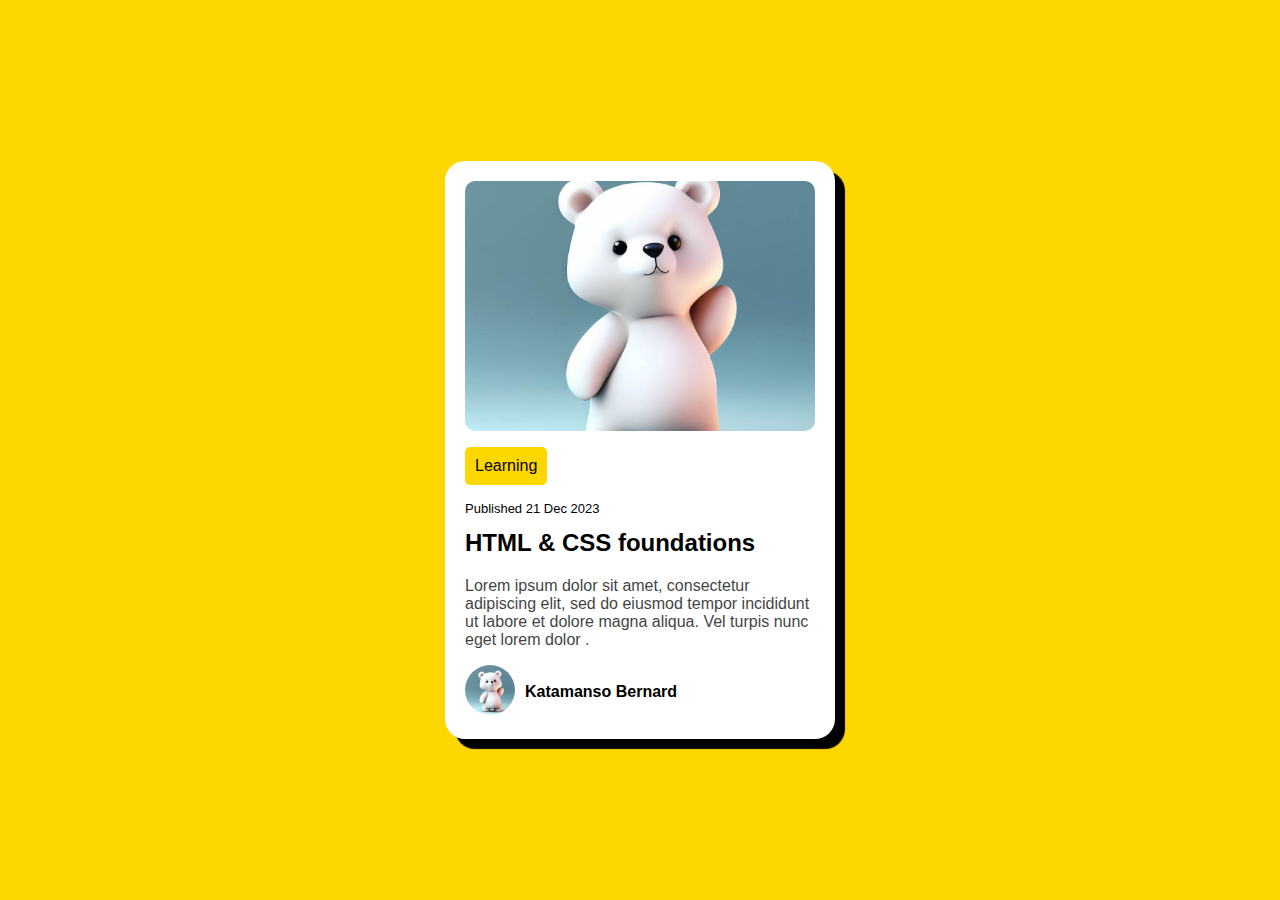
<file: index.html>
<!DOCTYPE html>
<html lang="en">
<head>
    <meta charset="UTF-8">
    <meta name="viewport" content="width=device-width, initial-scale=1.0">
    <title>Document</title>
    <link rel="stylesheet" href="styles.css">
    <script src="./script.js"></script>
</head>
<body style="font-family: 'Segoe UI', Tahoma, Geneva, Verdana, sans-serif;display:flex;align-items:center;justify-content:center;"">
    <div style="width:35%;background-color:white;border-radius:20px;padding:20px;display:flex;flex-direction:column;box-shadow:10px 10px 1px;max-width:350px;min-width:200px;height:max-content" >
        <div>
            <div style="width:100%;flex-grow:1;display:flex;justify-content:center">
                <img src="./Bunny.png" style="object-fit:cover;border-radius:10px;max-height:250px"  alt="" width="100%" height="100%">
            </div>
        </div>
        <div style="margin-bottom:-20px;">
            <div style="background-color:gold;width:fit-content;border-radius:5px">
                <p style="padding: 10px 10px 10px 10px;font-weight:500">Learning</p>
            </div>
            <p style="font-size:small;">Published 21 Dec 2023</p>
        </div>
        <div>
            <h2>HTML & CSS foundations</h2>
            <p style="opacity:75%;display:flex;flex-wrap:wrap;">Lorem ipsum dolor sit amet, consectetur adipiscing elit, sed do eiusmod tempor incididunt ut labore et dolore magna aliqua. Vel turpis nunc eget lorem dolor . </p>
        </div>
        <div style="display:flex;flex-direction:row;align-items:center;">
            <div>
                <img src="./Bunny.png" alt="" width="50px" height="50px" style="border-radius: 100%;margin-right:10px;">
            </div>
            <div>
                <p style="font-weight: 700;">Katamanso Bernard</p>
            </div>
        </div>
    </div>
</body>
</html>
</file>
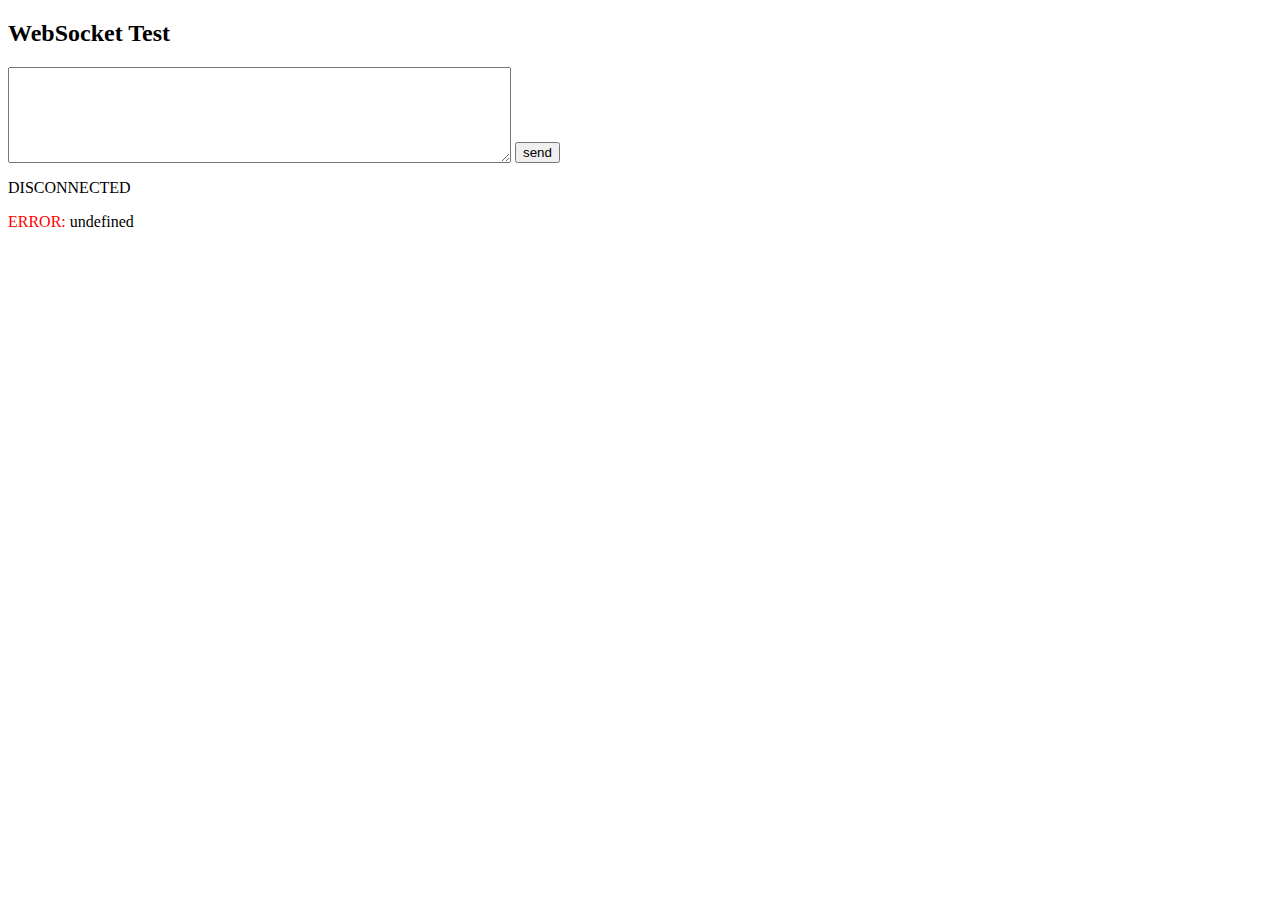
<file: index2.html>
<!doctype html>
<html lang="en">
  <style>
    textarea {
      vertical-align: bottom;
    }
    #output {
      overflow: auto;
    }
    #output > p {
      overflow-wrap: break-word;
    }
    #output span {
      color: blue;
    }
    #output span.error {
      color: red;
    }
  </style>
  <body>
    <h2>WebSocket Test</h2>
    <textarea cols="60" rows="6"></textarea>
    <button>send</button>
    <div id="output"></div>
  </body>
  <script>
    // http://www.websocket.org/echo.html
    const button = document.querySelector("button");
    const output = document.querySelector("#output");
    const textarea = document.querySelector("textarea");
    const wsUri = "ws://127.0.0.1/";
    const websocket = new WebSocket(wsUri);

    button.addEventListener("click", onClickButton);

    websocket.onopen = (e) => {
      writeToScreen("CONNECTED");
      doSend("WebSocket rocks");
    };

    websocket.onclose = (e) => {
      writeToScreen("DISCONNECTED");
    };

    websocket.onmessage = (e) => {
      writeToScreen(`<span>RESPONSE: ${e.data}</span>`);
    };

    websocket.onerror = (e) => {
      writeToScreen(`<span class="error">ERROR:</span> ${e.data}`);
    };

    function doSend(message) {
      writeToScreen(`SENT: ${message}`);
      websocket.send(message);
    }

    function writeToScreen(message) {
      output.insertAdjacentHTML("afterbegin", `<p>${message}</p>`);
    }

    function onClickButton() {
      const text = textarea.value;

      text && doSend(text);
      textarea.value = "";
      textarea.focus();
    }
  </script>
</html>
</file>
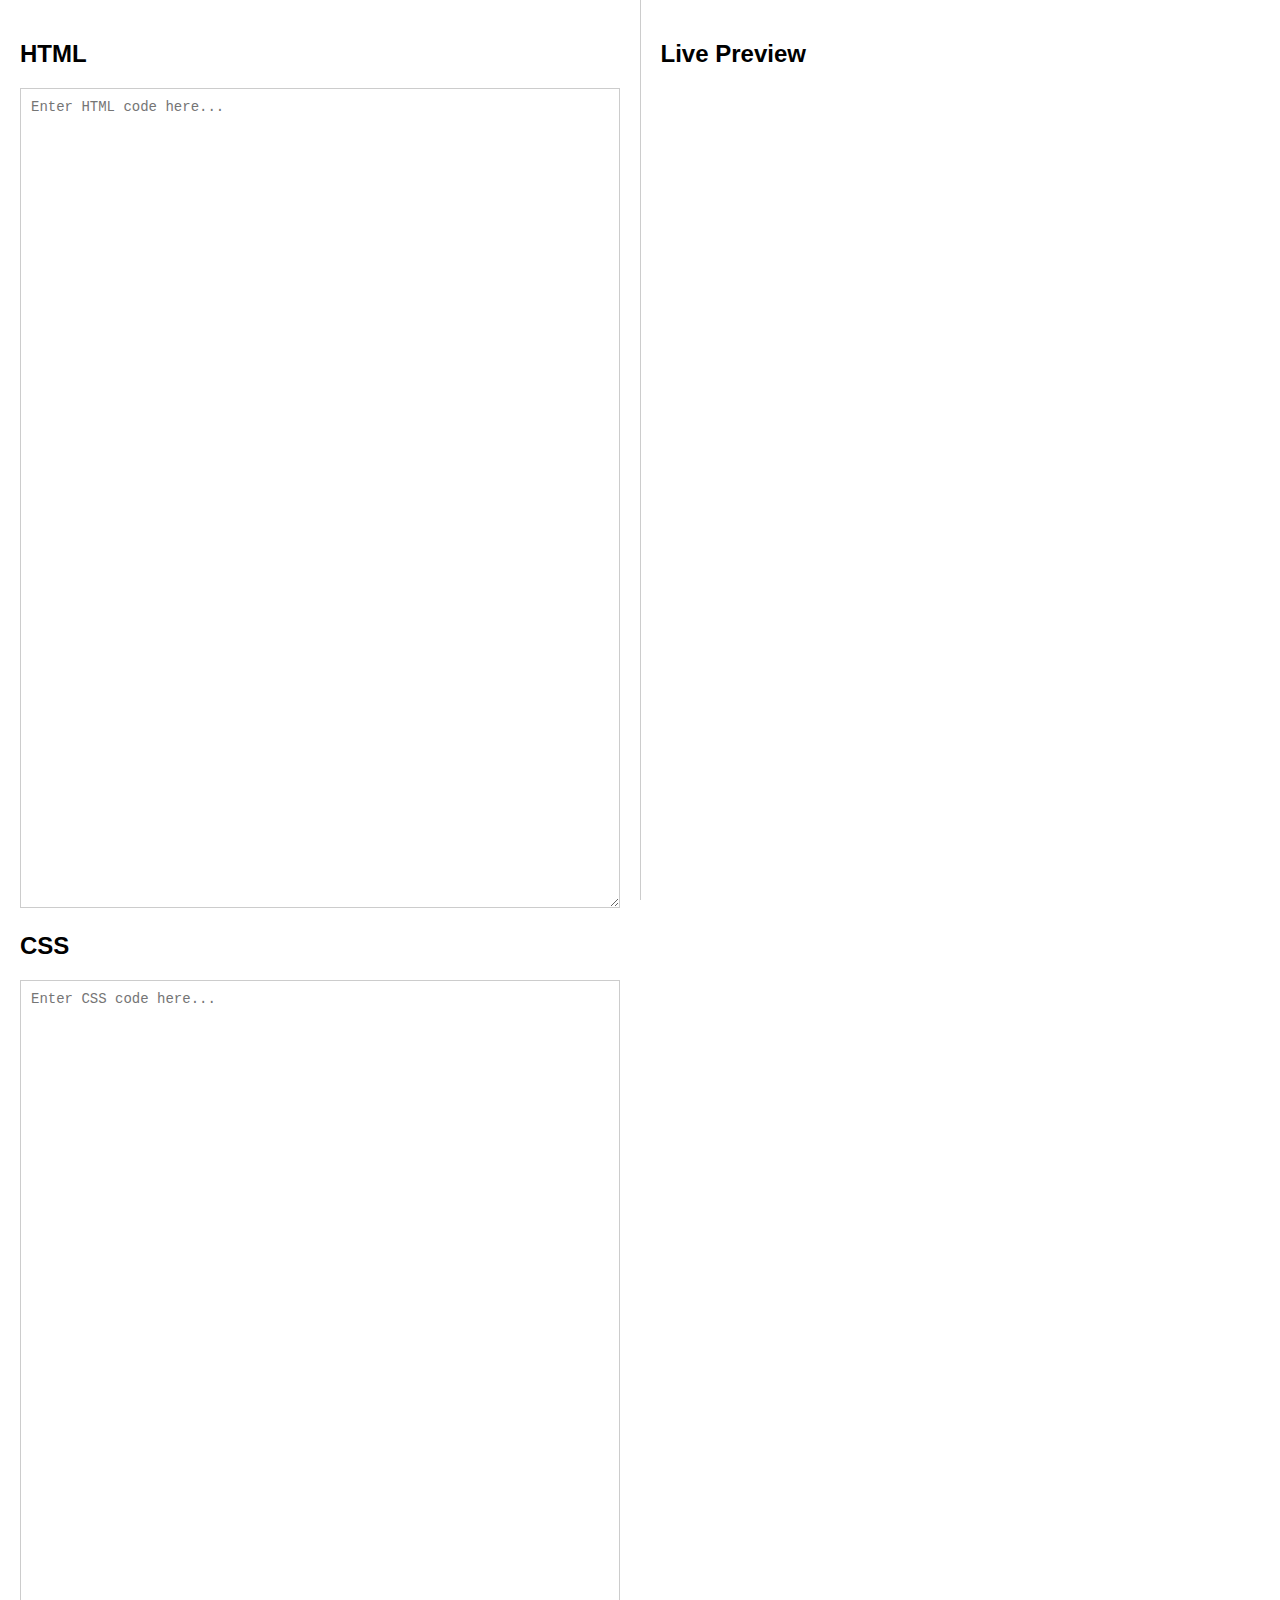
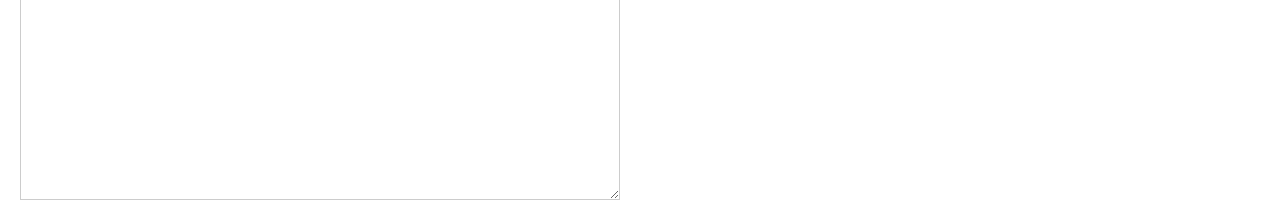
<file: software.html>
<!DOCTYPE html>
<html lang="en">
<head>
<meta charset="UTF-8">
<meta name="viewport" content="width=device-width, initial-scale=1.0">
<title>CSS Display & Positioning Learning Tool</title>
<style>
    body {
        font-family: Arial, sans-serif;
        margin: 0;
        padding: 0;
    }
    .container {
        display: flex;
        height: 100vh;
    }
    .code-editor {
        flex: 1;
        padding: 20px;
        border-right: 1px solid #ccc;
    }
    .live-preview {
        flex: 1;
        padding: 20px;
    }
    textarea {
        width: 100%;
        height: calc(100% - 40px);
        border: 1px solid #ccc;
        padding: 10px;
        box-sizing: border-box;
        font-size: 14px;
    }
    iframe {
        width: 100%;
        height: 100%;
        border: none;
    }
</style>
</head>
<body>
<div class="container">
    <div class="code-editor">
        <h2>HTML</h2>
        <textarea id="html-editor" placeholder="Enter HTML code here..."></textarea>
        <h2>CSS</h2>
        <textarea id="css-editor" placeholder="Enter CSS code here..."></textarea>
    </div>
    <div class="live-preview">
        <h2>Live Preview</h2>
        <iframe id="preview"></iframe>
    </div>
</div>

<script>
    const htmlEditor = document.getElementById('html-editor');
    const cssEditor = document.getElementById('css-editor');
    const previewFrame = document.getElementById('preview');

    function updatePreview() {
        const htmlCode = htmlEditor.value;
        const cssCode = `<style>${cssEditor.value}</style>`;
        const previewDoc = previewFrame.contentDocument || previewFrame.contentWindow.document;
        previewDoc.body.innerHTML = htmlCode + cssCode;
    }

    htmlEditor.addEventListener('input', updatePreview);
    cssEditor.addEventListener('input', updatePreview);

    // Initial update
    updatePreview();
</script>
</body>
</html>
</file>
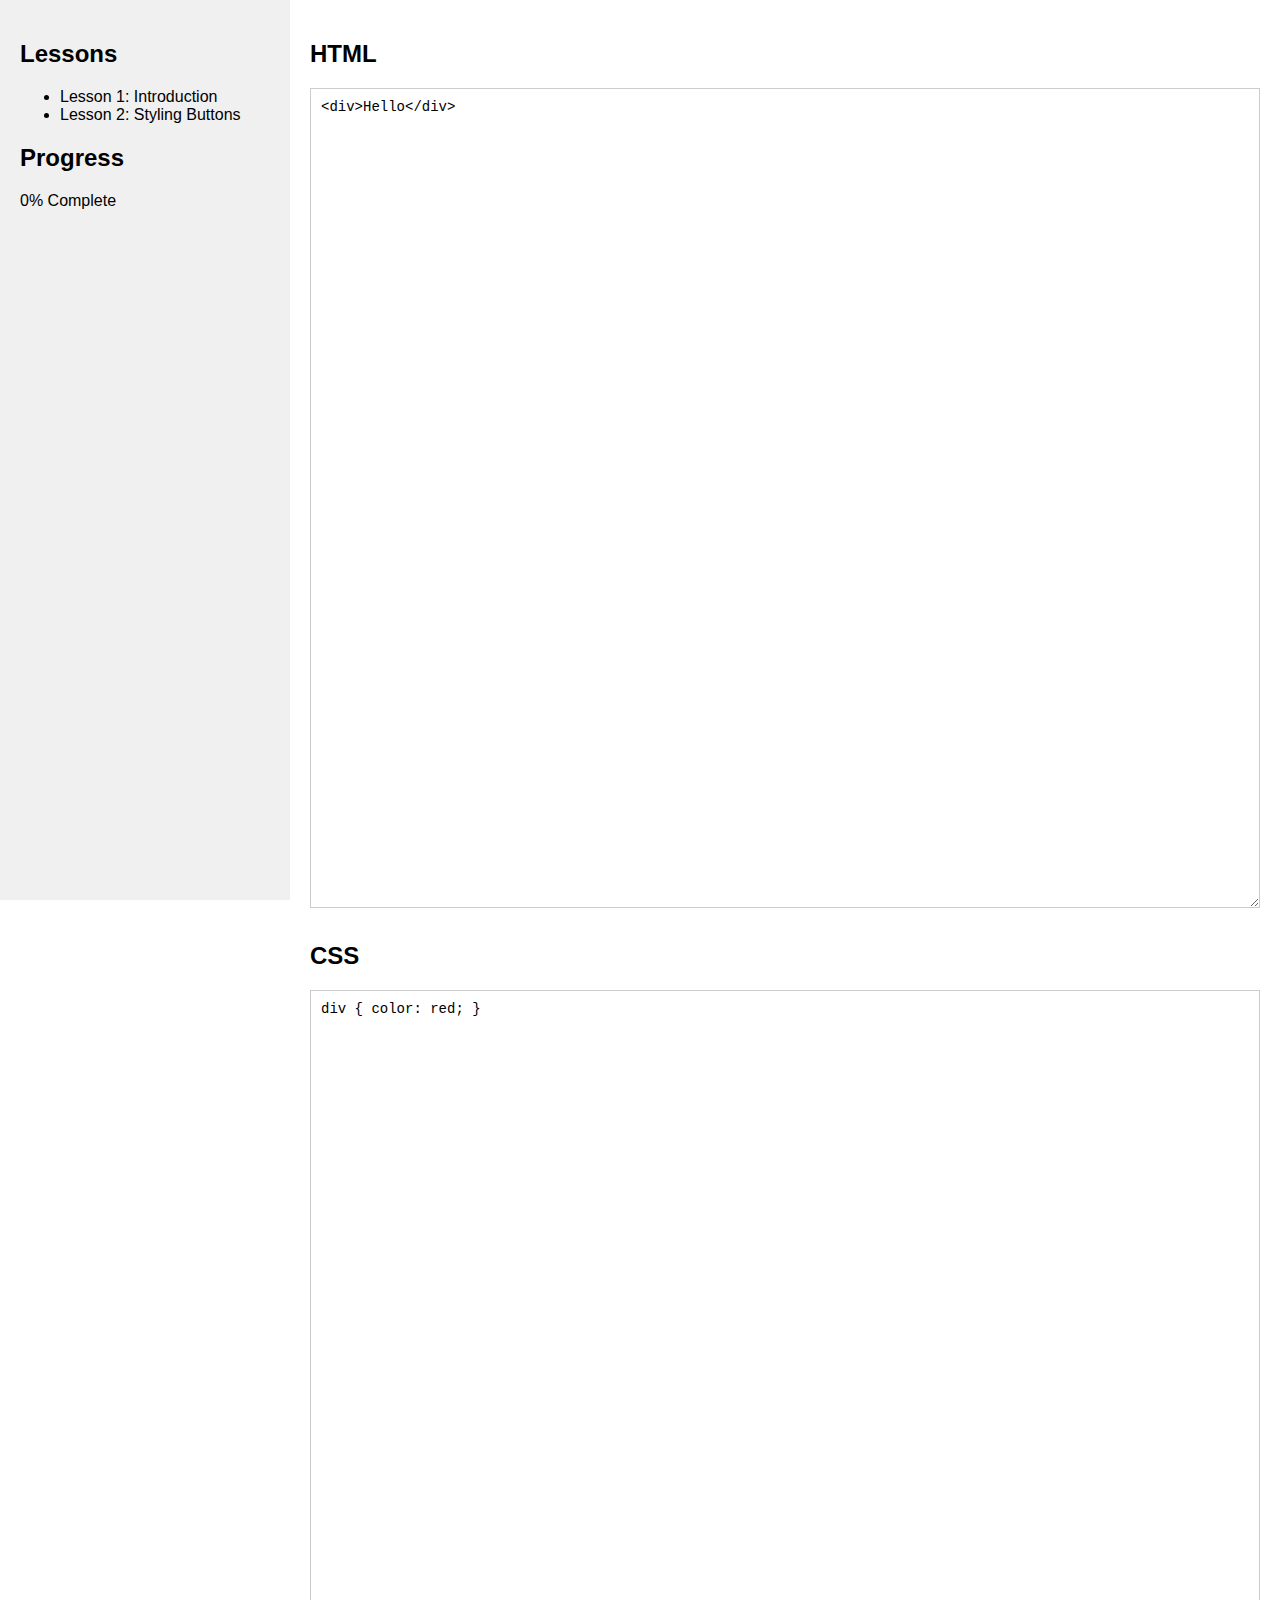
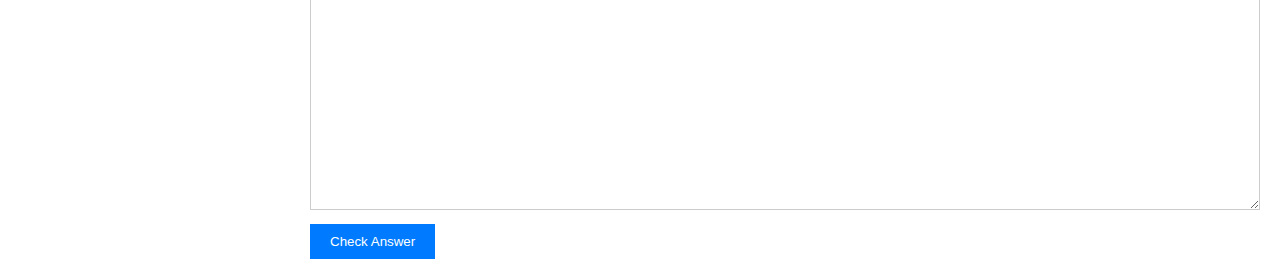
<file: software2.html>
<!DOCTYPE html>
<html lang="en">
<head>
<meta charset="UTF-8">
<meta name="viewport" content="width=device-width, initial-scale=1.0">
<title>CSS Display & Positioning Learning Tool</title>
<style>
    body {
        font-family: Arial, sans-serif;
        margin: 0;
        padding: 0;
    }
    .container {
        display: flex;
        height: 100vh;
    }
    .sidebar {
        width: 250px;
        background-color: #f0f0f0;
        padding: 20px;
    }
    .content {
        flex: 1;
        padding: 20px;
    }
    textarea {
        width: 100%;
        height: calc(100% - 40px);
        border: 1px solid #ccc;
        padding: 10px;
        box-sizing: border-box;
        font-size: 14px;
        margin-bottom: 10px;
    }
    button {
        padding: 10px 20px;
        background-color: #007bff;
        color: #fff;
        border: none;
        cursor: pointer;
    }
    button:hover {
        background-color: #0056b3;
    }
    iframe {
        width: 100%;
        height: 100%;
        border: none;
    }
</style>
</head>
<body>
<div class="container">
    <div class="sidebar">
        <h2>Lessons</h2>
        <ul id="lesson-list">
            <li data-html="<div>Hello</div>" data-css="div { color: red; }">Lesson 1: Introduction</li>
            <li data-html="<button>Click me</button>" data-css="button { background-color: green; color: white; }">Lesson 2: Styling Buttons</li>
        </ul>
        <h2>Progress</h2>
        <p id="progress">0% Complete</p>
    </div>
    <div class="content">
        <h2>HTML</h2>
        <textarea id="html-editor" placeholder="Enter HTML code here..."></textarea>
        <h2>CSS</h2>
        <textarea id="css-editor" placeholder="Enter CSS code here..."></textarea>
        <button id="check-answer">Check Answer</button>
        <div id="feedback"></div>
    </div>
</div>

<script>
    const htmlEditor = document.getElementById('html-editor');
    const cssEditor = document.getElementById('css-editor');
    const lessonList = document.getElementById('lesson-list');
    const progressText = document.getElementById('progress');
    const checkButton = document.getElementById('check-answer');
    const feedbackDiv = document.getElementById('feedback');

    let currentLesson = 0;
    let lessonsCompleted = 0;

    function updateProgress() {
        const percentage = Math.round((lessonsCompleted / lessonList.children.length) * 100);
        progressText.textContent = `${percentage}% Complete`;
    }

    function loadLesson(index) {
        const lesson = lessonList.children[index];
        htmlEditor.value = lesson.dataset.html;
        cssEditor.value = lesson.dataset.css;
    }

    function checkAnswer() {
        const expectedHTML = lessonList.children[currentLesson].dataset.html;
        const expectedCSS = lessonList.children[currentLesson].dataset.css;

        if (htmlEditor.value.trim() === expectedHTML.trim() && cssEditor.value.trim() === expectedCSS.trim()) {
            feedbackDiv.textContent = "Correct! Well done!";
            lessonsCompleted++;
            updateProgress();
        } else {
            feedbackDiv.textContent = "Incorrect. Please try again.";
        }
    }

    lessonList.addEventListener('click', (event) => {
        const index = Array.from(lessonList.children).indexOf(event.target);
        if (index !== -1) {
            currentLesson = index;
            loadLesson(currentLesson);
            feedbackDiv.textContent = "";
        }
    });

    checkButton.addEventListener('click', checkAnswer);

    // Initial setup
    updateProgress();
    loadLesson(currentLesson);
</script>
</body>
</html>
</file>
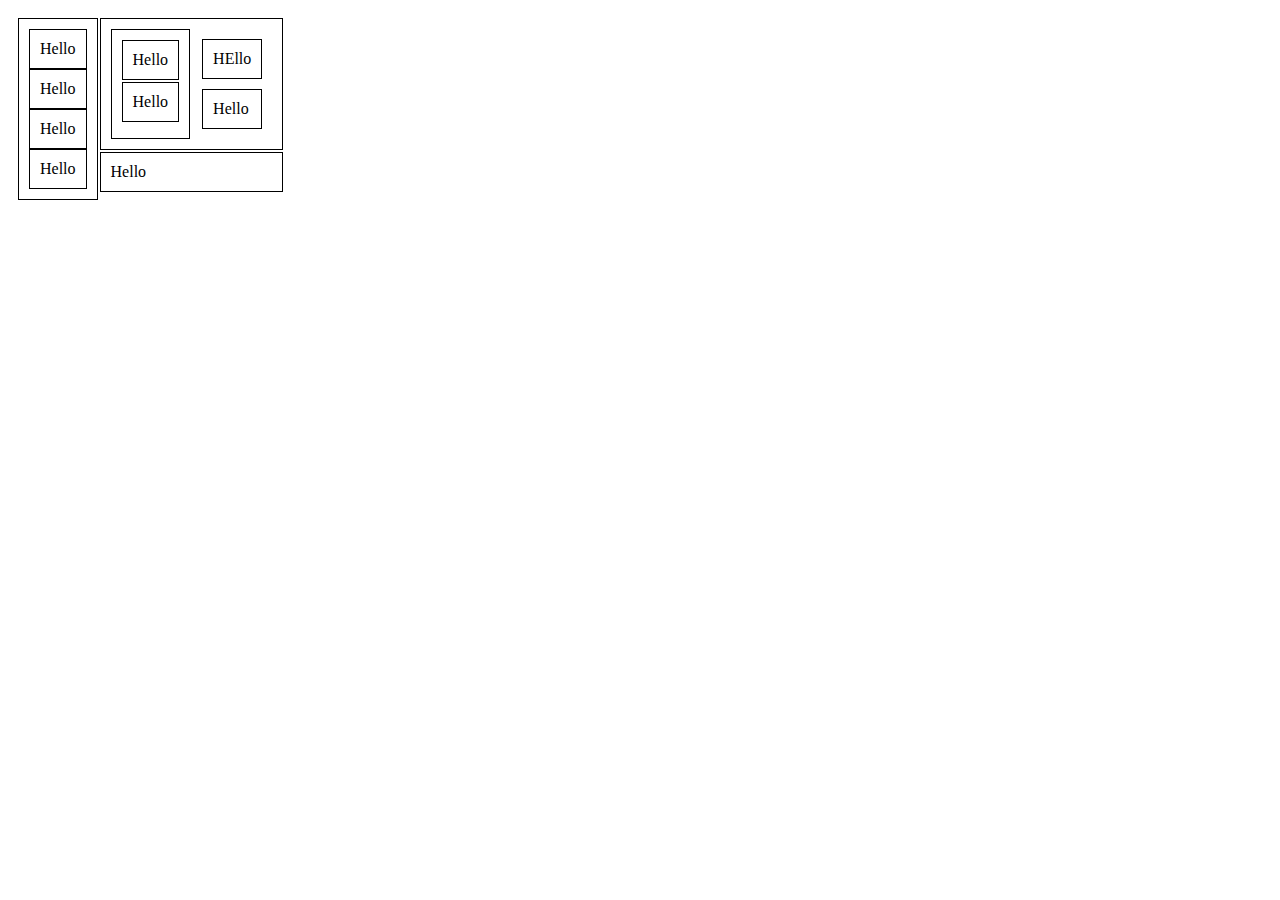
<file: test.html>
<!DOCTYPE html>
<html lang="en">
<head>
    <meta charset="UTF-8">
    <meta name="viewport" content="width=device-width, initial-scale=1.0">
    <title>Document</title>
</head>
<body style="display:flex;flex-direction: row;padding:10px;column-gap:2px;">
    <div style="border: 1px solid black;padding:10px">
        <div style="border: 1px solid black;padding:10px">
            Hello
        </div>
        <div style="border: 1px solid black;padding:10px">
            Hello
        </div>
        <div style="border: 1px solid black;padding:10px">
            Hello
        </div>
        <div style="border: 1px solid black;padding:10px">
            Hello
        </div>
    </div>

    <div style="display: flex;flex-direction:column;row-gap:2px">
        <div style="border: 1px solid black;display:flex;padding:10px;column-gap:2px">
            <div style="border: 1px solid black;padding:10px;display:flex;flex-direction:column;row-gap:2px">
                <div style="border: 1px solid black;padding:10px">    
                    Hello
                </div>
                <div style="border: 1px solid black;padding:10px">
                    Hello
                </div>
            </div>
            <div style="padding:10px;display:flex;flex-direction:column;row-gap:10px">
                <div style="border: 1px solid black;padding:10px">
                    HEllo
                </div>
                <div style="border: 1px solid black;padding:10px">
                    Hello
                </div>
            </div>
        </div>

        <div style="border: 1px solid black;padding:10px">
            Hello
        </div>
    </div>
</body>
</html>
</file>
<file: styles.css>
html, body {
    width: 100%;
    height: 100%;
    background-color: gold;
    margin:0;
    padding:0;
    box-sizing: border-box;
}

*root{
    margin:0;
    padding:0;
    box-sizing: border-box;
}
/* use top:50% and left: 50% to center div */
/* also use float left  */
</file>
